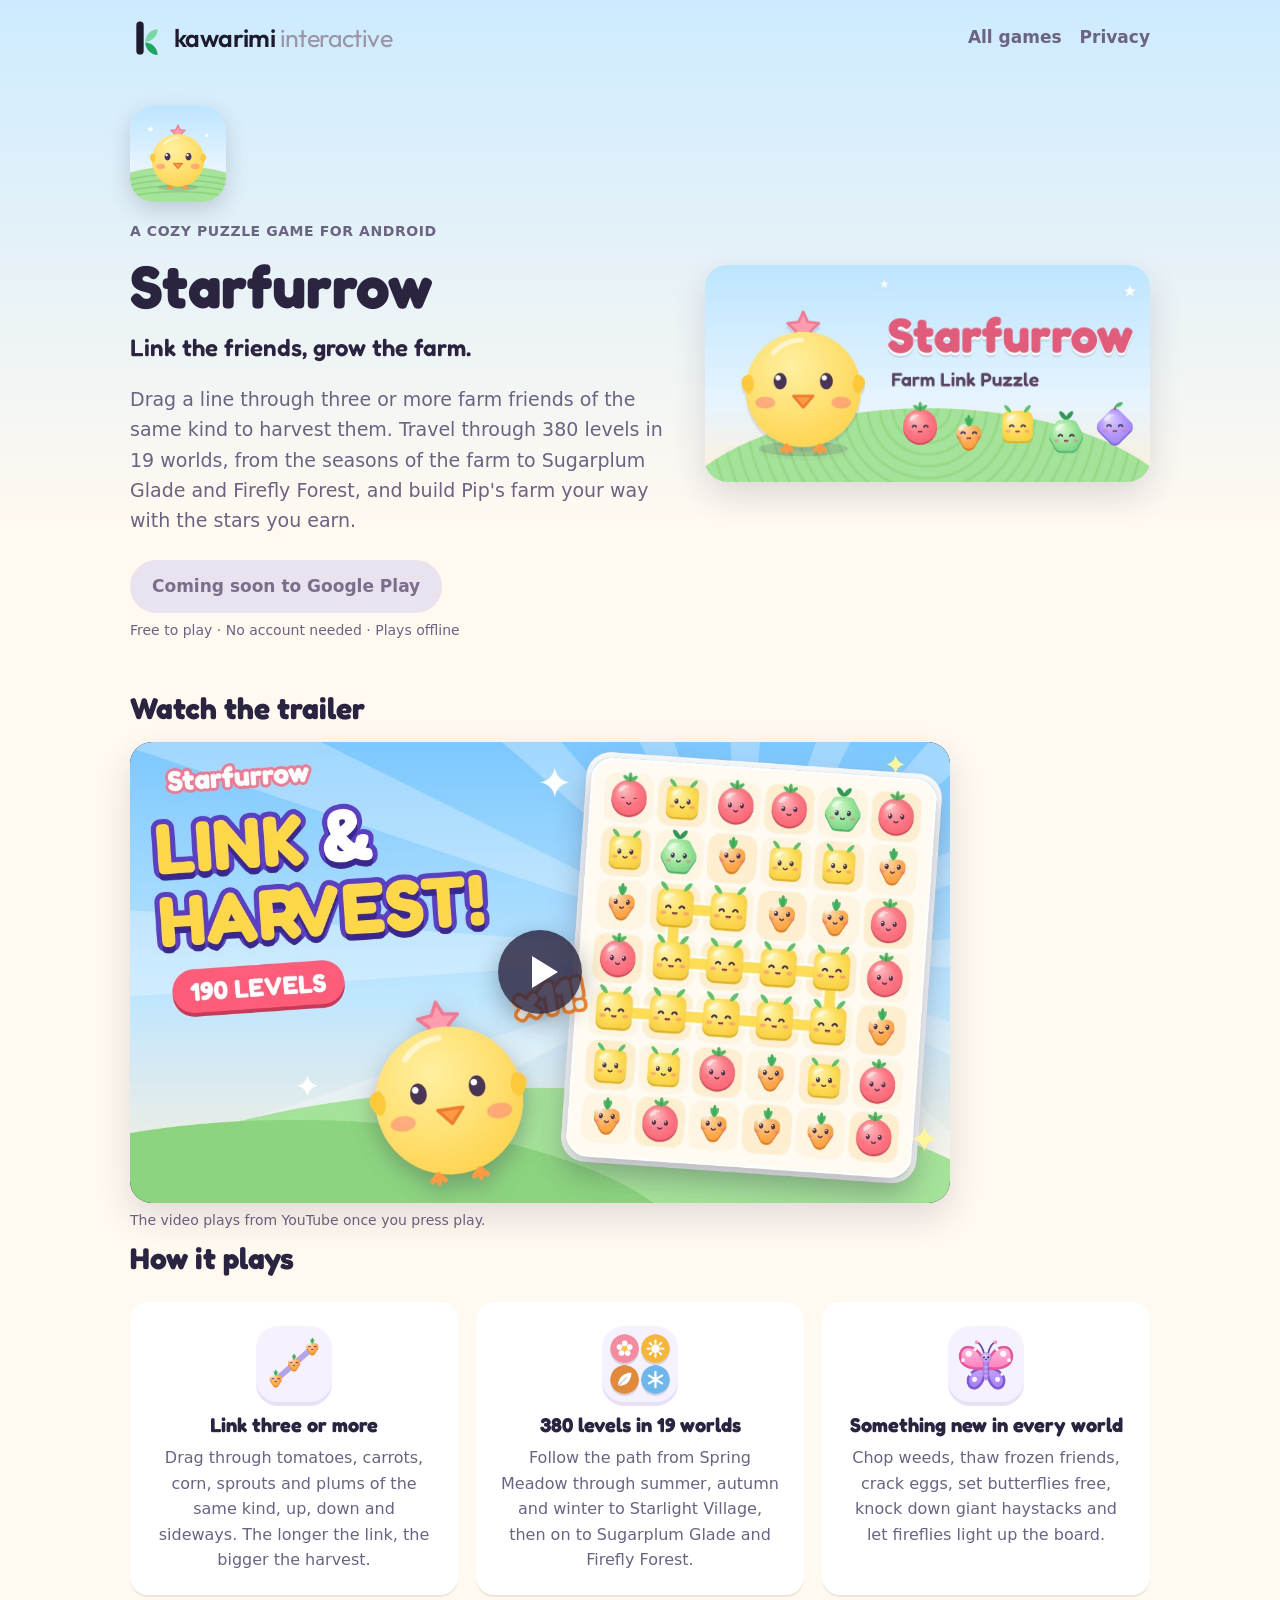
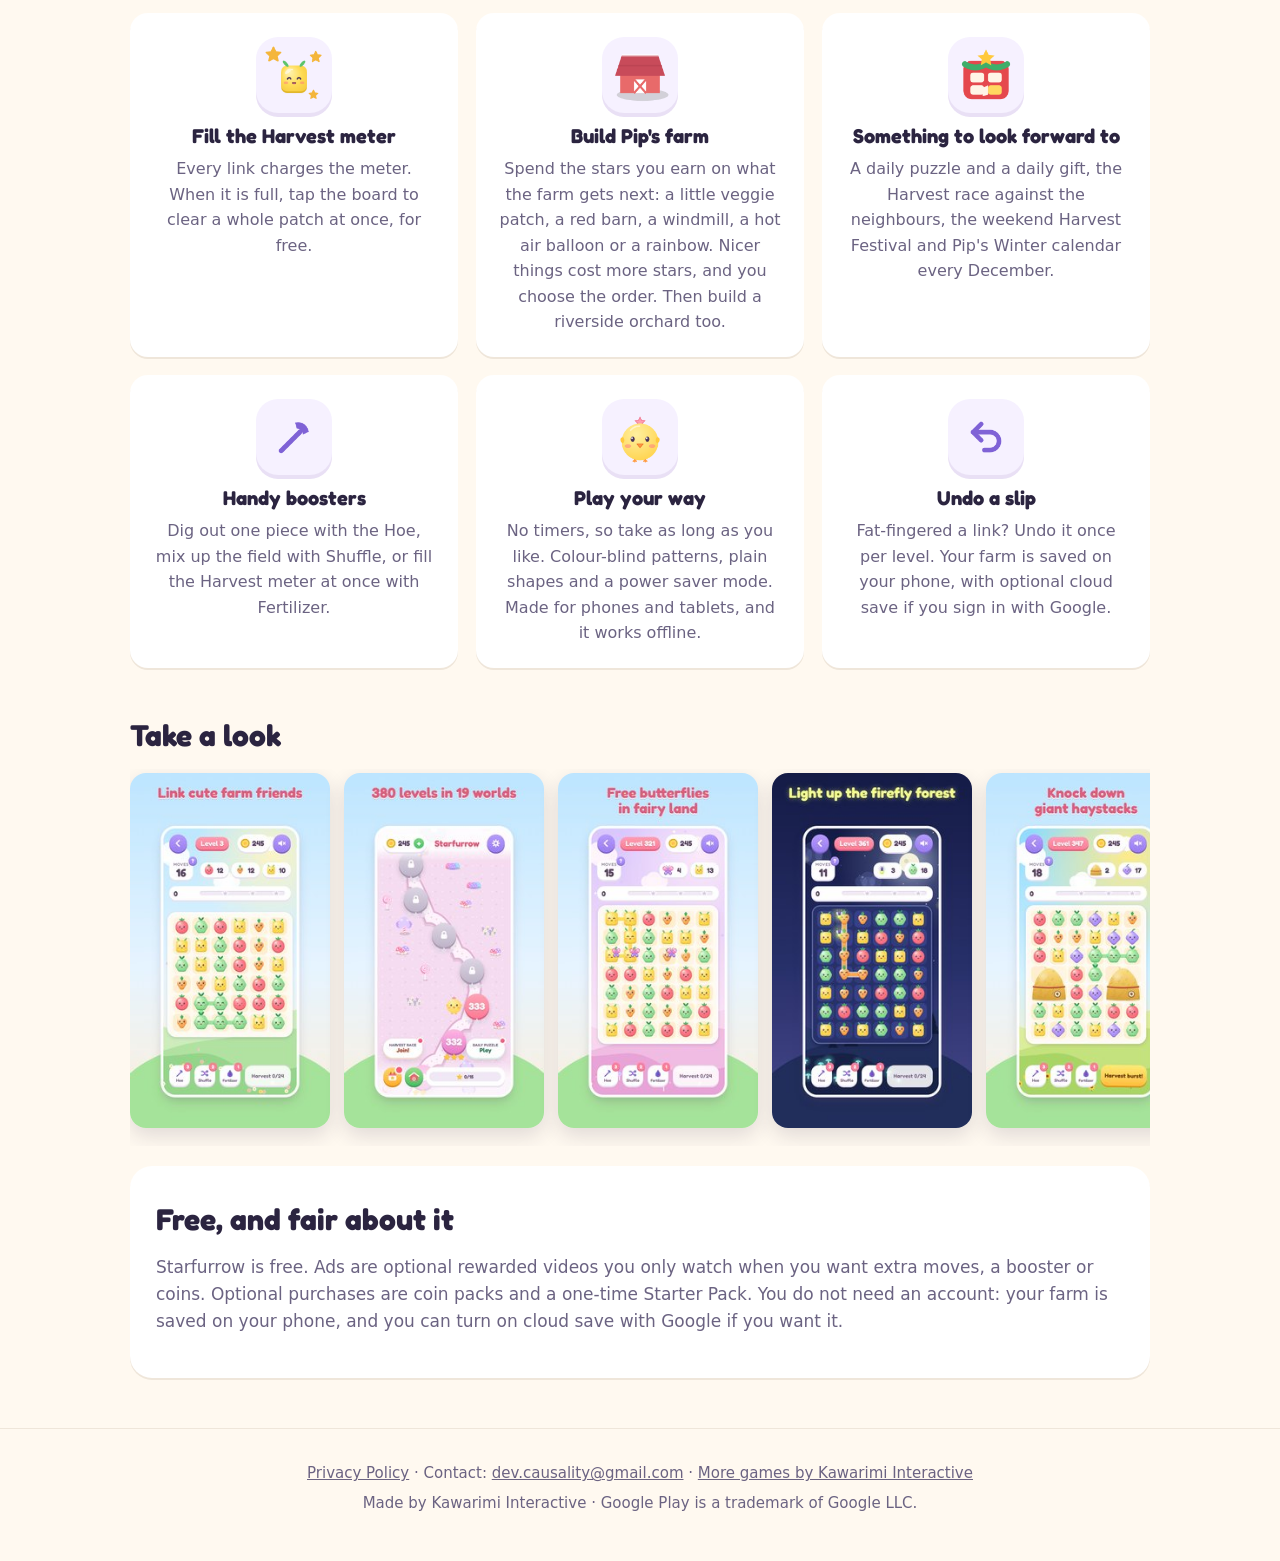
<file: starfurrow/index.html>
<!doctype html>
<html lang="en">
<head>
<meta charset="utf-8">
<meta name="viewport" content="width=device-width, initial-scale=1">
<title>Starfurrow: Farm Link Puzzle for Android</title>
<meta name="description" content="A cozy line-link puzzle on a farm. Link three or more farm friends across 380 levels in 19 worlds, from Spring Meadow to a candy fairy land and a moonlit firefly forest, with Pip the chick. Free, no account needed.">
<meta name="theme-color" content="#CDEBFF">
<link rel="canonical" href="https://causalityviolation.github.io/starfurrow/">
<meta property="og:type" content="website">
<meta property="og:title" content="Starfurrow: Farm Link Puzzle">
<meta property="og:description" content="Link the friends, grow the farm. 380 levels in 19 cozy worlds. A puzzle game for Android.">
<meta property="og:url" content="https://causalityviolation.github.io/starfurrow/">
<meta property="og:image" content="https://causalityviolation.github.io/starfurrow/assets/og.jpg">
<meta name="twitter:card" content="summary_large_image">
<link rel="icon" type="image/png" href="assets/icon-96.png">
<link rel="apple-touch-icon" href="assets/apple-touch-icon.png">
<link rel="stylesheet" href="../assets/site.css?v=5">
<style>body{background:linear-gradient(#CDEBFF,#FFF9F0 520px)}
.yt{position:relative;max-width:820px;aspect-ratio:16/9;border-radius:var(--r);overflow:hidden;box-shadow:0 14px 34px rgba(43,36,64,.14);background:#000}
.yt-play,.yt iframe{position:absolute;inset:0;width:100%;height:100%;border:0;display:block}
.yt-play img{width:100%;height:100%;object-fit:cover;display:block}
.yt-btn{position:absolute;left:50%;top:50%;width:84px;height:84px;margin:-42px 0 0 -42px;border-radius:50%;background:rgba(43,36,64,.82);box-shadow:0 8px 24px rgba(0,0,0,.3);transition:transform .15s}
.yt-btn::after{content:"";position:absolute;left:34px;top:26px;border-style:solid;border-width:16px 0 16px 26px;border-color:transparent transparent transparent #fff}
.yt-play:hover .yt-btn,.yt-play:focus-visible .yt-btn{transform:scale(1.08);background:#E8455F}</style>
</head>
<body>
<header class="top">
  <a class="brand" aria-label="Kawarimi Interactive" href="../"><img src="../assets/mark.svg" alt=""><span>kawarimi <i>interactive</i></span></a>
  <nav><a href="../#games">All games</a><a href="https://causalityviolation.github.io/StarfurrowPrivacy/">Privacy</a></nav>
</header>
<main class="wrap">
  <section class="g-hero">
    <div>
      <img class="ico" src="assets/icon-192.png" width="96" height="96" alt="">
      <p class="eyebrow">A cozy puzzle game for Android</p>
      <h1>Starfurrow</h1>
      <p class="tagline">Link the friends, grow the farm.</p>
      <p class="lead">Drag a line through three or more farm friends of the same kind to harvest them. Travel through 380 levels in 19 worlds, from the seasons of the farm to Sugarplum Glade and Firefly Forest, and build Pip's farm your way with the stars you earn.</p>
      <div class="cta">
        <span class="btn off">Coming soon to Google Play</span>
      </div>
      <p class="note">Free to play · No account needed · Plays offline</p>
    </div>
    <img class="feature" src="assets/og.jpg?v=3" width="1024" height="500" alt="Starfurrow: Pip the chick and farm friends on a link puzzle board">
  </section>

  <section>
    <h2 class="sec">Watch the trailer</h2>
    <div class="yt">
      <a class="yt-play" href="https://www.youtube.com/watch?v=YLbjJY7nvlw" data-id="YLbjJY7nvlw" aria-label="Play the Starfurrow trailer">
        <img src="assets/trailer-poster.jpg" width="1280" height="720" loading="lazy" alt="Starfurrow trailer: link and harvest">
        <span class="yt-btn" aria-hidden="true"></span>
      </a>
    </div>
    <p class="note">The video plays from YouTube once you press play.</p>
  </section>

  <section>
    <h2 class="sec">How it plays</h2>
    <div class="cards feat">
      <article class="card"><div class="ct"><span class="it"><img src="assets/ic-link.png" width="56" height="56" alt=""></span><h3>Link three or more</h3></div><p>Drag through tomatoes, carrots, corn, sprouts and plums of the same kind, up, down and sideways. The longer the link, the bigger the harvest.</p></article>
      <article class="card"><div class="ct"><span class="it"><img src="assets/ic-seasons.png" width="56" height="56" alt=""></span><h3>380 levels in 19 worlds</h3></div><p>Follow the path from Spring Meadow through summer, autumn and winter to Starlight Village, then on to Sugarplum Glade and Firefly Forest.</p></article>
      <article class="card"><div class="ct"><span class="it"><img src="assets/ic-worlds.png" width="56" height="56" alt=""></span><h3>Something new in every world</h3></div><p>Chop weeds, thaw frozen friends, crack eggs, set butterflies free, knock down giant haystacks and let fireflies light up the board.</p></article>
      <article class="card"><div class="ct"><span class="it"><img src="assets/ic-harvest.png" width="56" height="56" alt=""></span><h3>Fill the Harvest meter</h3></div><p>Every link charges the meter. When it is full, tap the board to clear a whole patch at once, for free.</p></article>
      <article class="card"><div class="ct"><span class="it"><img src="assets/ic-farm.png" width="56" height="56" alt=""></span><h3>Build Pip's farm</h3></div><p>Spend the stars you earn on what the farm gets next: a little veggie patch, a red barn, a windmill, a hot air balloon or a rainbow. Nicer things cost more stars, and you choose the order. Then build a riverside orchard too.</p></article>
      <article class="card"><div class="ct"><span class="it"><img src="assets/ic-events.png" width="56" height="56" alt=""></span><h3>Something to look forward to</h3></div><p>A daily puzzle and a daily gift, the Harvest race against the neighbours, the weekend Harvest Festival and Pip's Winter calendar every December.</p></article>
      <article class="card"><div class="ct"><span class="it"><img src="assets/ic-boosters.png" width="56" height="56" alt=""></span><h3>Handy boosters</h3></div><p>Dig out one piece with the Hoe, mix up the field with Shuffle, or fill the Harvest meter at once with Fertilizer.</p></article>
      <article class="card"><div class="ct"><span class="it"><img src="assets/ic-safe.png" width="56" height="56" alt=""></span><h3>Play your way</h3></div><p>No timers, so take as long as you like. Colour-blind patterns, plain shapes and a power saver mode. Made for phones and tablets, and it works offline.</p></article>
      <article class="card"><div class="ct"><span class="it"><img src="assets/ic-undo.png" width="56" height="56" alt=""></span><h3>Undo a slip</h3></div><p>Fat-fingered a link? Undo it once per level. Your farm is saved on your phone, with optional cloud save if you sign in with Google.</p></article>
    </div>
  </section>

  <section>
    <h2 class="sec">Take a look</h2>
    <ul class="shots" aria-label="Screenshots. Scroll sideways to see more.">
      <li><a href="assets/shots/01-big.jpg?v=5"><img src="assets/shots/01.jpg?v=5" width="200" height="356" loading="lazy" alt="Link cute farm friends"></a></li>
      <li><a href="assets/shots/02-big.jpg?v=5"><img src="assets/shots/02.jpg?v=5" width="200" height="356" loading="lazy" alt="380 levels in 19 worlds"></a></li>
      <li><a href="assets/shots/03-big.jpg?v=5"><img src="assets/shots/03.jpg?v=5" width="200" height="356" loading="lazy" alt="Free butterflies in fairy land"></a></li>
      <li><a href="assets/shots/04-big.jpg?v=5"><img src="assets/shots/04.jpg?v=5" width="200" height="356" loading="lazy" alt="Light up the firefly forest"></a></li>
      <li><a href="assets/shots/05-big.jpg?v=5"><img src="assets/shots/05.jpg?v=5" width="200" height="356" loading="lazy" alt="Knock down giant haystacks"></a></li>
      <li><a href="assets/shots/06-big.jpg?v=5"><img src="assets/shots/06.jpg?v=5" width="200" height="356" loading="lazy" alt="Build Pip's farm your way"></a></li>
      <li><a href="assets/shots/07-big.jpg?v=5"><img src="assets/shots/07.jpg?v=5" width="200" height="356" loading="lazy" alt="Races, daily puzzles and festivals"></a></li>
      <li><a href="assets/shots/08-big.jpg?v=5"><img src="assets/shots/08.jpg?v=5" width="200" height="356" loading="lazy" alt="Pip the chick shows you the ropes"></a></li>
    </ul>
  </section>

  <section class="fair">
    <h2 class="sec">Free, and fair about it</h2>
    <p>Starfurrow is free. Ads are optional rewarded videos you only watch when you want extra moves, a booster or coins. Optional purchases are coin packs and a one-time Starter Pack. You do not need an account: your farm is saved on your phone, and you can turn on cloud save with Google if you want it.</p>
  </section>
</main>
<footer>
  <p><a href="https://causalityviolation.github.io/StarfurrowPrivacy/">Privacy Policy</a> · Contact: <a href="mailto:dev.causality@gmail.com">dev.causality@gmail.com</a> · <a href="../">More games by Kawarimi Interactive</a></p>
  <p>Made by Kawarimi Interactive · Google Play is a trademark of Google LLC.</p>
</footer>
<script>
document.querySelectorAll('.yt-play').forEach(function(a){a.addEventListener('click',function(e){e.preventDefault();var f=document.createElement('iframe');f.src='https://www.youtube-nocookie.com/embed/'+a.dataset.id+'?autoplay=1&rel=0';f.title='Starfurrow trailer';f.allow='autoplay; encrypted-media; picture-in-picture; fullscreen';f.allowFullscreen=true;a.replaceWith(f);});});
</script>
</body>
</html>
</file>
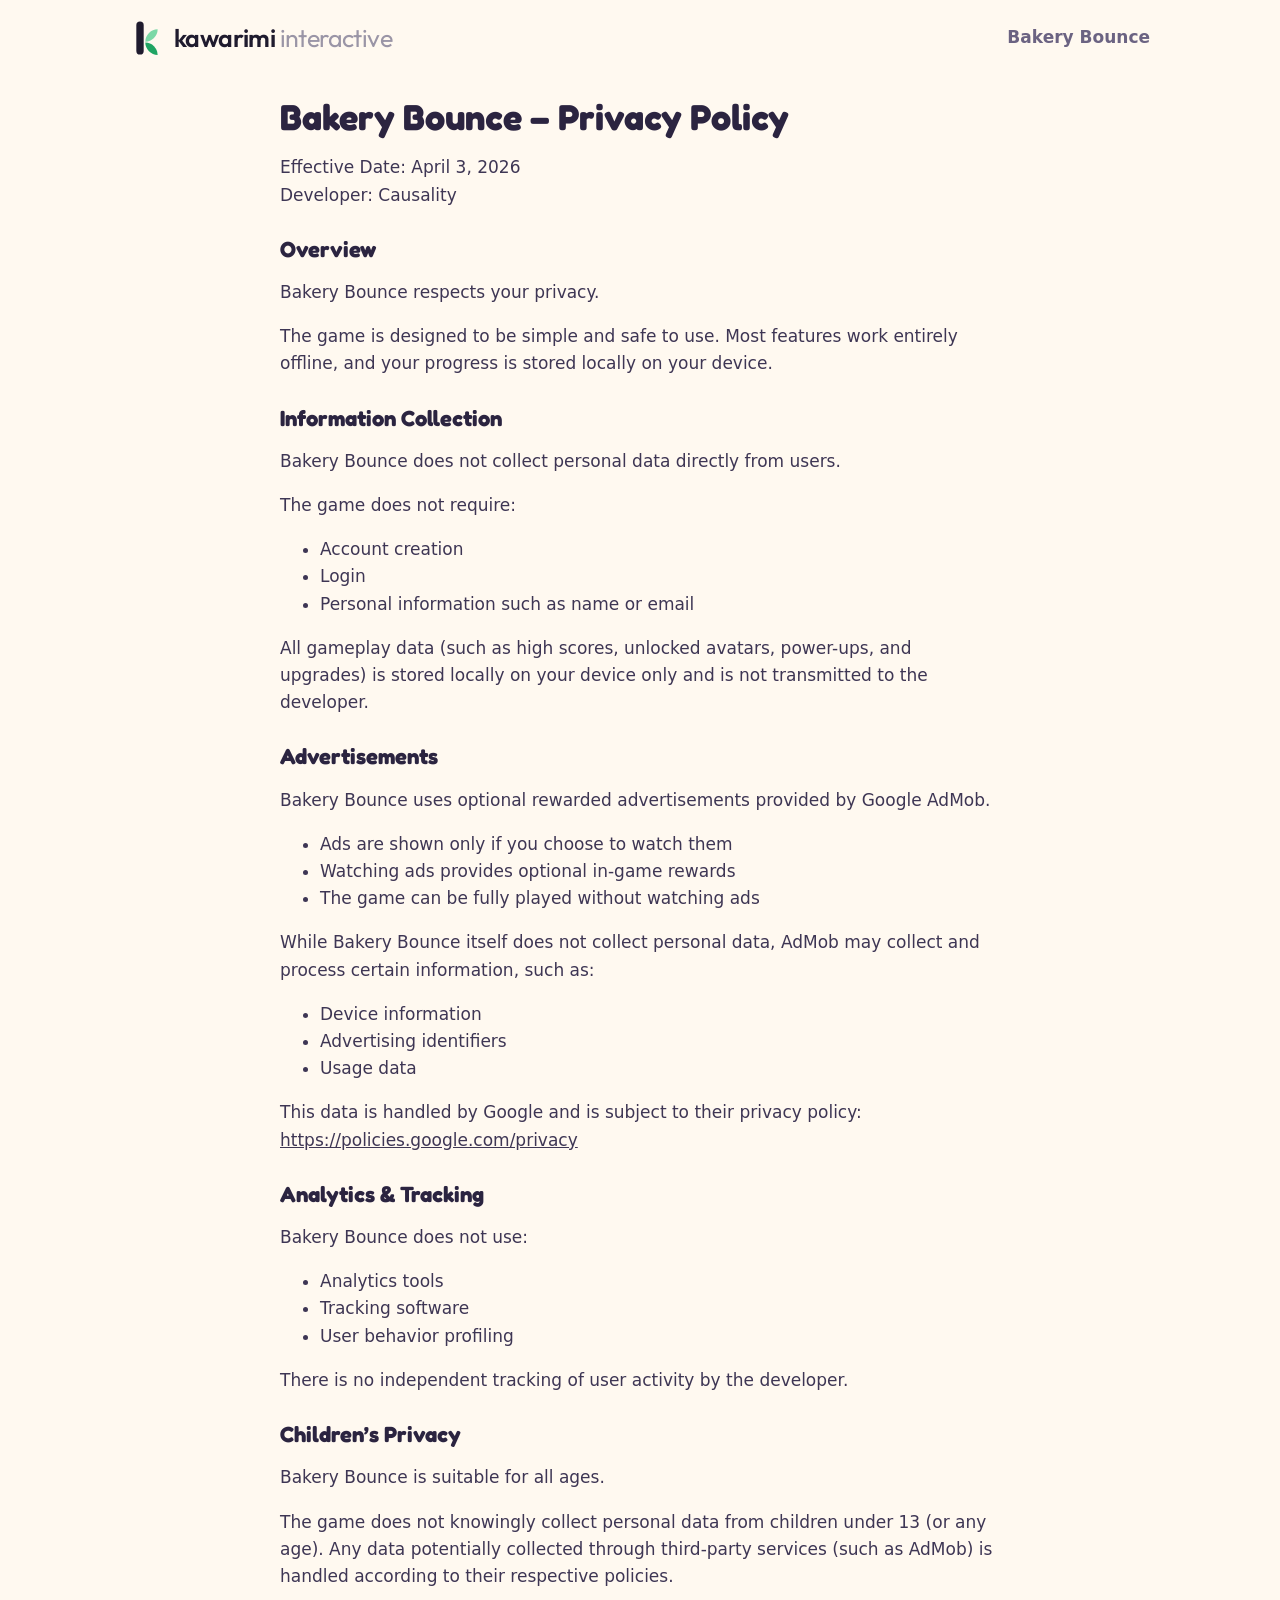
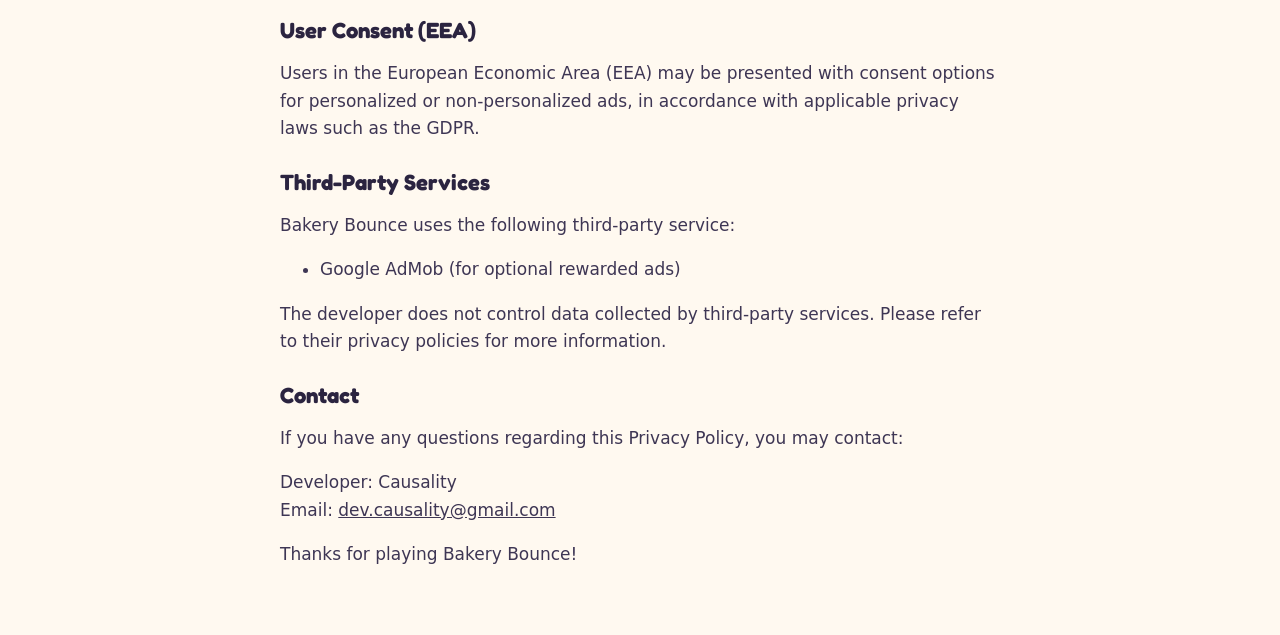
<file: bakery-bounce/privacy.html>
<!doctype html>
<html lang="en">
<head>
<meta charset="utf-8">
<meta name="viewport" content="width=device-width, initial-scale=1">
<title>Bakery Bounce: Privacy Policy</title>
<link rel="canonical" href="https://causalityviolation.github.io/bakery-bounce/privacy.html">
<link rel="stylesheet" href="../assets/site.css?v=5">
</head>
<body>
<header class="top">
  <a class="brand" aria-label="Kawarimi Interactive" href="../"><img src="../assets/mark.svg" alt=""><span>kawarimi <i>interactive</i></span></a>
  <nav><a href="./">Bakery Bounce</a></nav>
</header>
<main class="policy">
<h1>Bakery Bounce – Privacy Policy</h1>
<p>Effective Date: April 3, 2026<br>Developer: Causality</p>
<h2>Overview</h2>
<p>Bakery Bounce respects your privacy.</p>
<p>The game is designed to be simple and safe to use. Most features work entirely offline, and your progress is stored locally on your device.</p>
<h2>Information Collection</h2>
<p>Bakery Bounce does not collect personal data directly from users.</p>
<p>The game does not require:</p>
<ul><li>Account creation</li><li>Login</li><li>Personal information such as name or email</li></ul>
<p>All gameplay data (such as high scores, unlocked avatars, power-ups, and upgrades) is stored locally on your device only and is not transmitted to the developer.</p>
<h2>Advertisements</h2>
<p>Bakery Bounce uses optional rewarded advertisements provided by Google AdMob.</p>
<ul><li>Ads are shown only if you choose to watch them</li><li>Watching ads provides optional in-game rewards</li><li>The game can be fully played without watching ads</li></ul>
<p>While Bakery Bounce itself does not collect personal data, AdMob may collect and process certain information, such as:</p>
<ul><li>Device information</li><li>Advertising identifiers</li><li>Usage data</li></ul>
<p>This data is handled by Google and is subject to their privacy policy: <a href="https://policies.google.com/privacy">https://policies.google.com/privacy</a></p>
<h2>Analytics &amp; Tracking</h2>
<p>Bakery Bounce does not use:</p>
<ul><li>Analytics tools</li><li>Tracking software</li><li>User behavior profiling</li></ul>
<p>There is no independent tracking of user activity by the developer.</p>
<h2>Children’s Privacy</h2>
<p>Bakery Bounce is suitable for all ages.</p>
<p>The game does not knowingly collect personal data from children under 13 (or any age). Any data potentially collected through third-party services (such as AdMob) is handled according to their respective policies.</p>
<h2>User Consent (EEA)</h2>
<p>Users in the European Economic Area (EEA) may be presented with consent options for personalized or non-personalized ads, in accordance with applicable privacy laws such as the GDPR.</p>
<h2>Third-Party Services</h2>
<p>Bakery Bounce uses the following third-party service:</p>
<ul><li>Google AdMob (for optional rewarded ads)</li></ul>
<p>The developer does not control data collected by third-party services. Please refer to their privacy policies for more information.</p>
<h2>Contact</h2>
<p>If you have any questions regarding this Privacy Policy, you may contact:</p>
<p>Developer: Causality<br>Email: <a href="mailto:dev.causality@gmail.com">dev.causality@gmail.com</a></p>
<p>Thanks for playing Bakery Bounce!</p>
</main>
</body>
</html>
</file>
<file: assets/site.css>
/* Kawarimi Interactive: shared styles for the studio page and the game pages. One file, no frameworks. */
@font-face{font-family:Outfit;font-weight:400;font-display:swap;src:url(outfit-latin-400-normal.woff2) format("woff2")}
@font-face{font-family:Outfit;font-weight:600;font-display:swap;src:url(outfit-latin-600-normal.woff2) format("woff2")}
@font-face{font-family:Fredoka;font-weight:500;font-display:swap;src:url(fredoka-latin-500-normal.woff2) format("woff2")}
@font-face{font-family:Fredoka;font-weight:600;font-display:swap;src:url(fredoka-latin-600-normal.woff2) format("woff2")}
@font-face{font-family:Fredoka;font-weight:700;font-display:swap;src:url(fredoka-latin-700-normal.woff2) format("woff2")}
:root{--ink:#2B2440;--soft:#6B6382;--bg:#FFF9F0;--card:#fff;--line:#EFE6DA;--accent:#FFC857;--accent2:#7FD1AE;--r:22px;--max:1060px}
*{box-sizing:border-box}
html{-webkit-text-size-adjust:100%}
body{margin:0;font:17px/1.6 system-ui,-apple-system,"Segoe UI",Roboto,sans-serif;color:var(--ink);background:var(--bg)}
h1,h2,h3{font-family:Fredoka,system-ui,sans-serif;line-height:1.15;margin:0}
a{color:inherit}
img{max-width:100%;display:block}
.wrap{max-width:var(--max);margin:0 auto;padding:0 20px}
.top{display:flex;align-items:center;justify-content:space-between;max-width:var(--max);margin:0 auto;padding:18px 20px}
/* the studio logo: sprout-k mark + lowercase Outfit wordmark */
.brand{display:flex;align-items:center;gap:6px;font-family:Outfit,system-ui,sans-serif;font-size:25px;font-weight:600;letter-spacing:-.6px;line-height:1;text-decoration:none;color:#1F1B2E}
.brand img{width:46px;height:46px;margin:-3px -2px -3px -6px}
.brand i{font-style:normal;font-weight:400;color:#9A95A6}
.top nav a{margin-left:18px;text-decoration:none;color:var(--soft);font-weight:600}
.top nav a:hover{color:var(--ink)}
.hero{padding:40px 0 30px}
.hero h1{font-size:clamp(40px,7vw,64px);font-weight:700}
.eyebrow{margin:0 0 10px;color:var(--soft);font-weight:600;letter-spacing:.04em;text-transform:uppercase;font-size:14px}
.lead{font-size:19px;color:var(--soft);max-width:640px;margin:16px 0 0}
.games{display:grid;grid-template-columns:repeat(auto-fit,minmax(280px,1fr));gap:22px;padding:20px 0 50px}
.game{display:flex;flex-direction:column;background:var(--card);border-radius:var(--r);overflow:hidden;box-shadow:0 2px 0 var(--line),0 14px 34px rgba(43,36,64,.08);text-decoration:none;transition:transform .15s,box-shadow .15s}
.game:hover{transform:translateY(-3px);box-shadow:0 2px 0 var(--line),0 20px 40px rgba(43,36,64,.13)}
.game .art{aspect-ratio:1024/500;background-size:cover;background-position:center}
.game .body{display:flex;gap:14px;padding:18px 20px 22px;flex:1}
.game .ico{width:64px;height:64px;border-radius:16px;flex:none;margin-top:-44px;box-shadow:0 6px 16px rgba(43,36,64,.18);background:#fff}
.game h2{font-size:24px;font-weight:700}
.game p{margin:6px 0 0;color:var(--soft);font-size:16px}
.tag{display:inline-block;margin-top:12px;padding:3px 11px;border-radius:999px;font-size:13px;font-weight:700;background:#E8F7EF;color:#257A52}
.tag.soon{background:#FFF1D2;color:#8A5A00}
.about{background:#fff;border-radius:var(--r);padding:28px;margin:10px 0 50px;box-shadow:0 2px 0 var(--line)}
.about h2{font-size:26px;margin-bottom:8px}
.about p{margin:8px 0 0;color:var(--soft)}
footer{border-top:1px solid var(--line);padding:26px 20px 40px;text-align:center;color:var(--soft);font-size:15px}
footer p{margin:6px 0}
/* game pages */
.g-hero{display:grid;grid-template-columns:1.1fr .9fr;gap:30px;align-items:center;padding:30px 0 40px}
.g-hero .ico{width:96px;height:96px;border-radius:24px;box-shadow:0 8px 22px rgba(43,36,64,.18);margin-bottom:18px}
.g-hero h1{font-size:clamp(40px,6vw,60px)}
.tagline{font-family:Fredoka,system-ui,sans-serif;font-size:24px;font-weight:600;margin:8px 0 0}
.cta{display:flex;flex-wrap:wrap;align-items:center;gap:14px;margin:24px 0 6px}
.badge img{height:62px;width:auto}
.btn{display:inline-block;padding:13px 22px;border-radius:999px;background:var(--ink);color:#fff;text-decoration:none;font-weight:700}
.btn.off{background:#E9E2EF;color:#7A6E8C;cursor:default}
.note{color:var(--soft);font-size:14px;margin:6px 0 0}
.feature{height:auto;border-radius:var(--r);box-shadow:0 14px 34px rgba(43,36,64,.14)}
.cards{display:grid;grid-template-columns:repeat(auto-fit,minmax(230px,1fr));gap:18px;padding:10px 0 40px}
.card{background:#fff;border-radius:18px;padding:20px;box-shadow:0 2px 0 var(--line)}
.card h3{font-size:20px;margin:0 0 6px}
.card p{margin:0;color:var(--soft);font-size:16px}
/* feature cards: the game's own art in a soft tile, like the boosters in the game */
.cards.feat{grid-template-columns:repeat(auto-fit,minmax(280px,1fr))}
.cards.feat .card{text-align:center;padding:24px 22px 22px}
.card .ct{display:flex;flex-direction:column;align-items:center;gap:12px;margin-bottom:8px}
.card .ct h3{margin:0}
.card .it{display:grid;place-items:center;width:76px;height:76px;border-radius:22px;background:#F6F1FF;box-shadow:0 4px 0 #E9E0F5}
.card .it img{width:64px;height:64px}
section h2.sec{font-size:30px;margin:10px 0 16px}
.shots{display:flex;gap:14px;overflow-x:auto;padding:4px 2px 18px;margin:0;list-style:none;scroll-snap-type:x mandatory}
.shots li{flex:none;scroll-snap-align:start}
.shots img{width:200px;height:auto;border-radius:16px;box-shadow:0 8px 20px rgba(43,36,64,.14)}
.fair{background:#fff;border-radius:var(--r);padding:26px;margin:20px 0 50px;box-shadow:0 2px 0 var(--line)}
.fair p{color:var(--soft)}
.back{display:inline-block;margin:6px 0 0;color:var(--soft);text-decoration:none;font-weight:600}
.policy{max-width:760px;margin:0 auto;padding:10px 20px 50px}
.policy h1{font-size:36px;margin:10px 0 4px}
.policy h2{font-size:22px;margin:28px 0 6px}
.policy p,.policy li{color:#3E3654}
@media (max-width:760px){.g-hero{grid-template-columns:1fr}.top nav a{margin-left:12px;font-size:15px}}

.about + .support{margin-top:-30px}
.support-cta{margin-top:16px!important}
.btn.kofi{display:inline-flex;align-items:center;gap:10px;background:#FF5E5B;box-shadow:0 3px 0 #D9443F}
.btn.kofi:hover{background:#F04F4C}
/* the studio name is long: on phones the menu goes on its own line under it */
.brand{white-space:nowrap}
@media (max-width:640px){.top{flex-wrap:wrap;row-gap:10px}.top nav{width:100%;display:flex;flex-wrap:wrap;gap:4px 18px}.top nav a{margin-left:0}}
</file>
